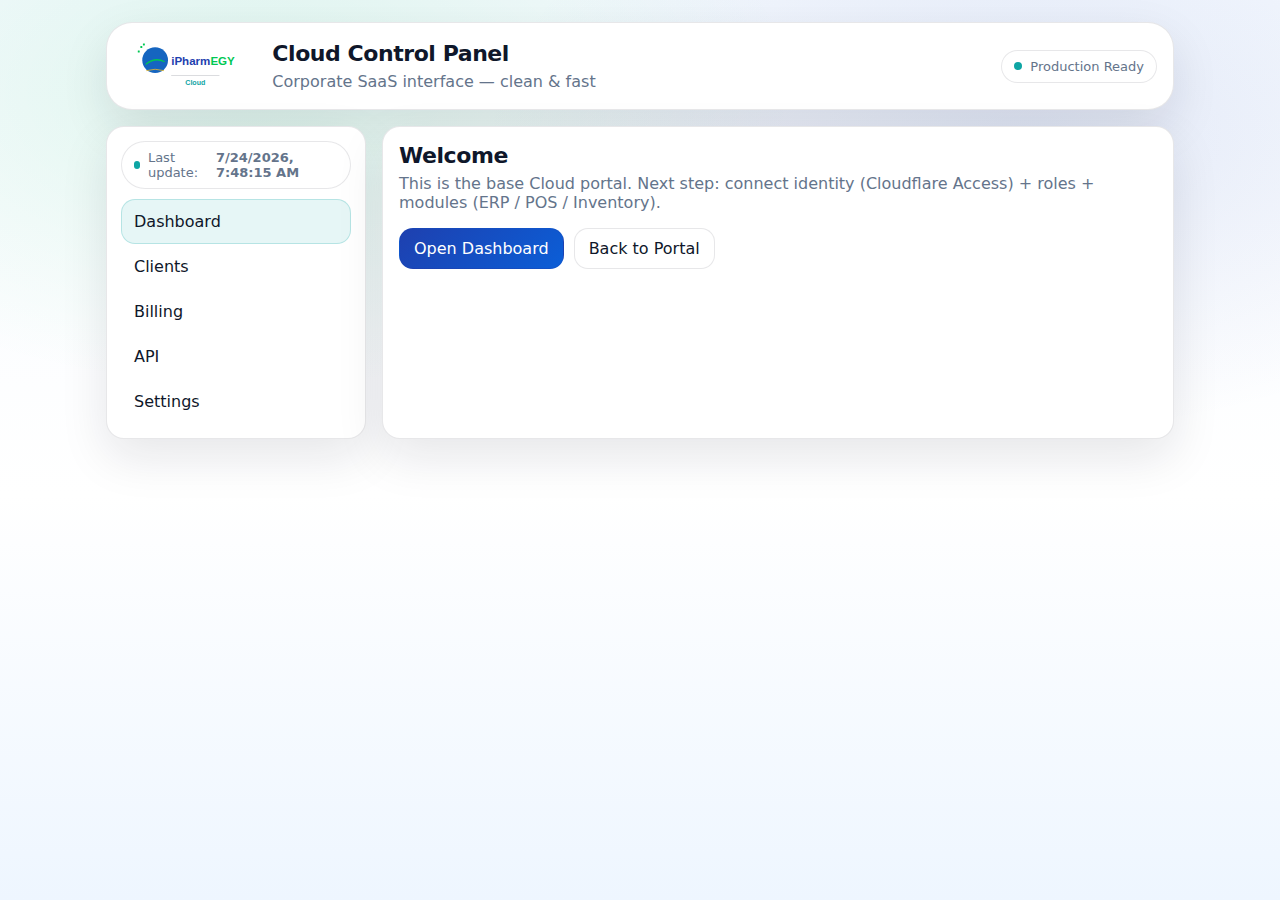
<file: index.html>
<!DOCTYPE html>
<html lang="en">
<head>
<meta charset="UTF-8">
<title>iPharmEGY Cloud</title>
<meta name="viewport" content="width=device-width, initial-scale=1.0">
<link rel="icon" type="image/svg+xml" href="assets/icon.svg">
<link rel="stylesheet" href="css/style.css">
</head>
<body>

<div class="container">
  <header class="card topbar">
    <div class="brand">
      <img src="assets/logo.svg" alt="iPharmEGY Cloud">
      <div>
        <div class="h1">Cloud Control Panel</div>
        <div class="muted">Corporate SaaS interface — clean & fast</div>
      </div>
    </div>
    <div class="badge" title="Environment">
      <span class="dot"></span>
      Production Ready
    </div>
  </header>

  <div class="layout">
    <aside class="card sidebar">
      <div class="badge" style="margin-bottom:10px;">
        <span class="dot"></span>
        Last update: <b id="lastUpdate">—</b>
      </div>
      <nav class="nav">
        <a class="active" href="dashboard.html">Dashboard</a>
        <a href="#" onclick="alert('Next: Clients module');return false;">Clients</a>
        <a href="#" onclick="alert('Next: Billing module');return false;">Billing</a>
        <a href="#" onclick="alert('Next: API module');return false;">API</a>
        <a href="#" onclick="alert('Next: Settings module');return false;">Settings</a>
      </nav>
    </aside>

    <main class="card main">
      <h2 class="h1">Welcome</h2>
      <p class="muted">
        This is the base Cloud portal. Next step: connect identity (Cloudflare Access) + roles + modules (ERP / POS / Inventory).
      </p>

      <div style="margin-top:14px; display:flex; gap:10px; flex-wrap:wrap;">
        <a class="btn primary" href="dashboard.html">Open Dashboard</a>
        <a class="btn" href="https://ipharmegy.com">Back to Portal</a>
      </div>
    </main>
  </div>
</div>

<script src="js/app.js"></script>
</body>
</html>
</file>
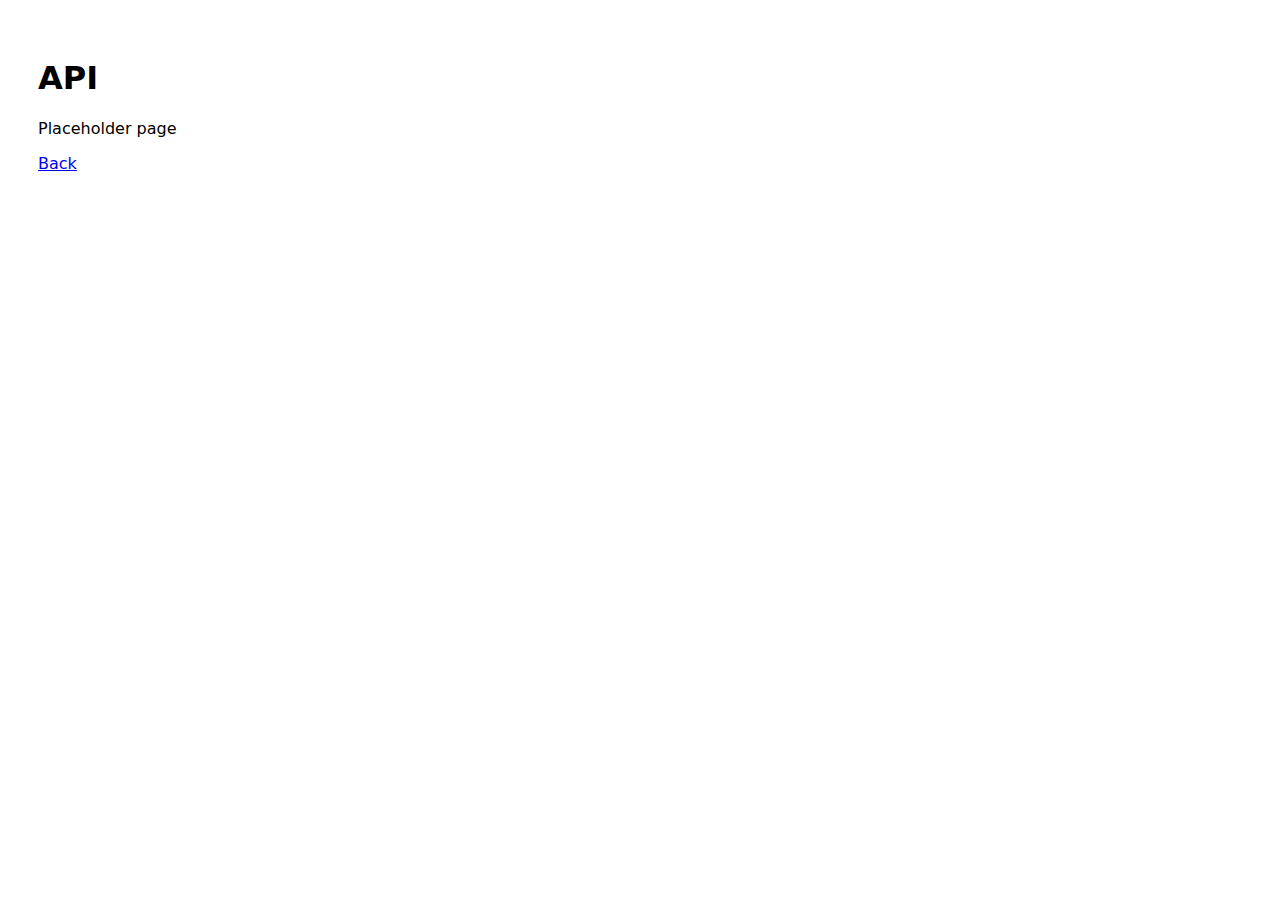
<file: api.html>
﻿<!doctype html><html><head><meta charset="utf-8"><title>API</title></head>
<body style="font-family:system-ui;padding:30px">
<h1>API</h1><p>Placeholder page</p><a href="dashboard.html">Back</a>
</body></html>
</file>
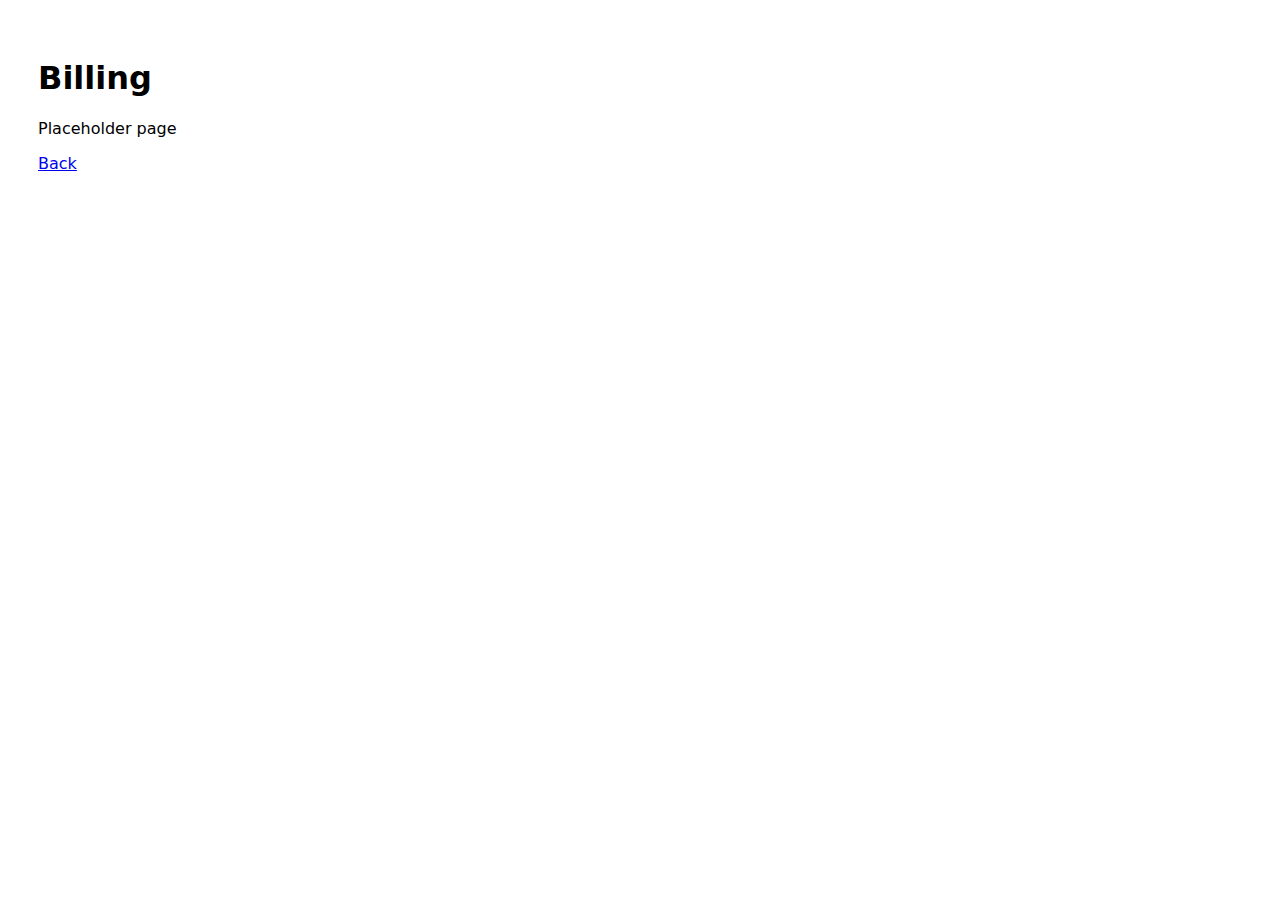
<file: billing.html>
﻿<!doctype html><html><head><meta charset="utf-8"><title>Billing</title></head>
<body style="font-family:system-ui;padding:30px">
<h1>Billing</h1><p>Placeholder page</p><a href="dashboard.html">Back</a>
</body></html>
</file>
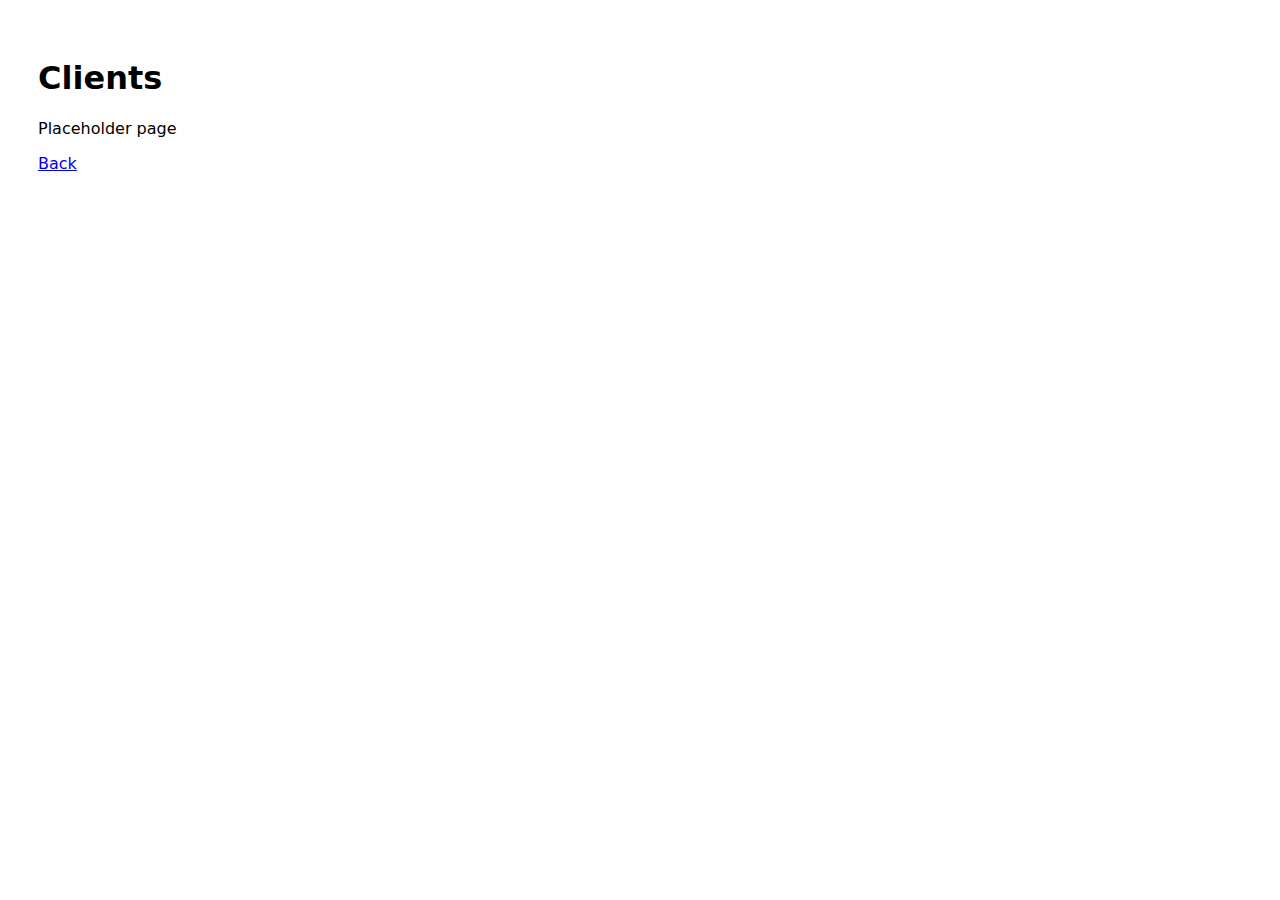
<file: clients.html>
﻿<!doctype html><html><head><meta charset="utf-8"><title>Clients</title></head>
<body style="font-family:system-ui;padding:30px">
<h1>Clients</h1><p>Placeholder page</p><a href="dashboard.html">Back</a>
</body></html>
</file>
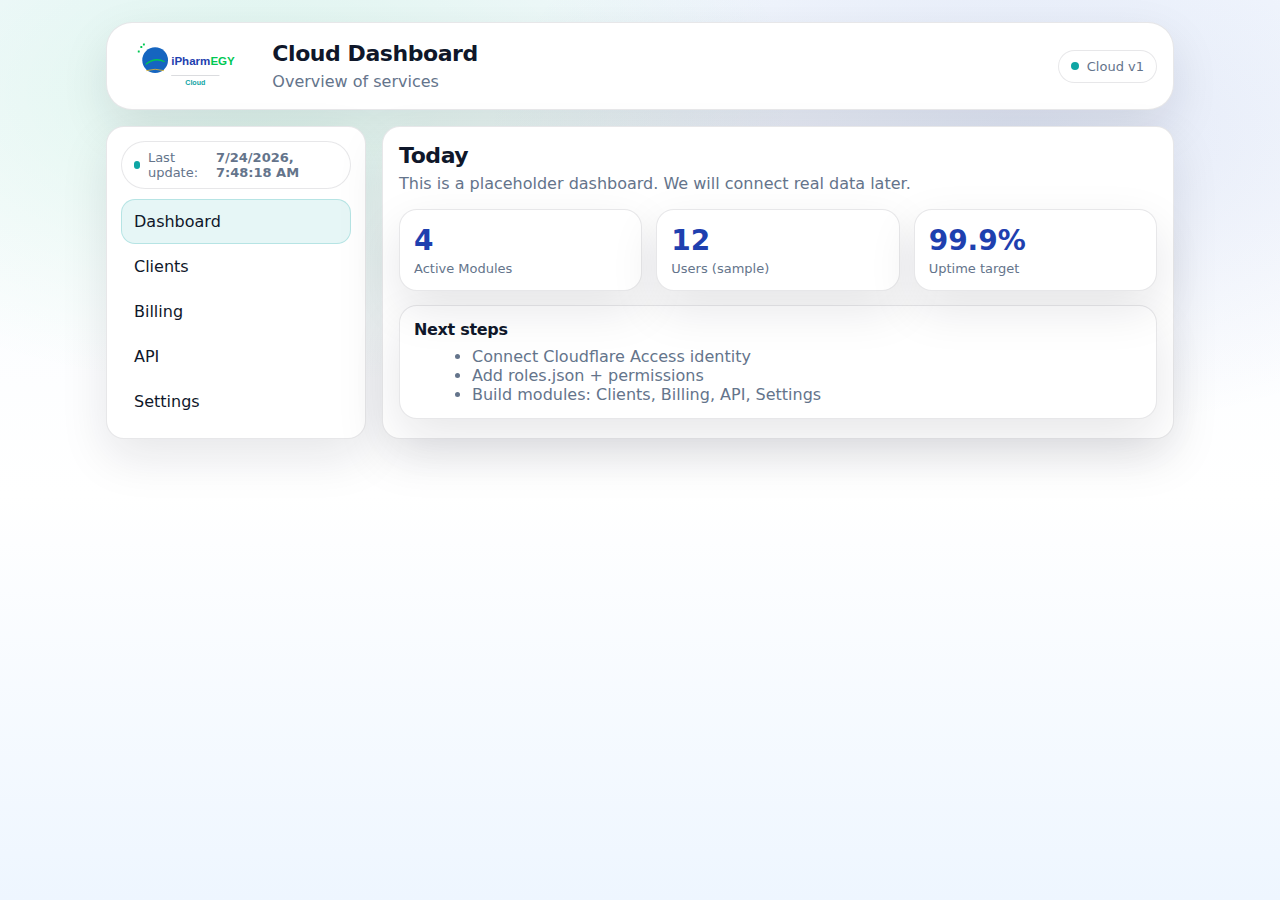
<file: dashboard.html>
<!DOCTYPE html>
<html lang="en">
<head>
<meta charset="UTF-8">
<title>iPharmEGY Cloud | Dashboard</title>
<meta name="viewport" content="width=device-width, initial-scale=1.0">
<link rel="icon" type="image/svg+xml" href="assets/icon.svg">
<link rel="stylesheet" href="css/style.css">
</head>
<body>

<div class="container">
  <header class="card topbar">
    <div class="brand">
      <img src="assets/logo.svg" alt="iPharmEGY Cloud">
      <div>
        <div class="h1">Cloud Dashboard</div>
        <div class="muted">Overview of services</div>
      </div>
    </div>
    <div class="badge">
      <span class="dot"></span>
      Cloud v1
    </div>
  </header>

  <div class="layout">
    <aside class="card sidebar">
      <div class="badge" style="margin-bottom:10px;">
        <span class="dot"></span>
        Last update: <b id="lastUpdate">—</b>
      </div>
      <nav class="nav">
        <a class="active" href="dashboard.html">Dashboard</a>
        <a href="#" onclick="alert('Next: Clients module');return false;">Clients</a>
        <a href="#" onclick="alert('Next: Billing module');return false;">Billing</a>
        <a href="#" onclick="alert('Next: API module');return false;">API</a>
        <a href="#" onclick="alert('Next: Settings module');return false;">Settings</a>
      </nav>
    </aside>

    <main class="card main">
      <h2 class="h1">Today</h2>
      <p class="muted">This is a placeholder dashboard. We will connect real data later.</p>

      <section class="grid">
        <div class="card kpi">
          <div class="num">4</div>
          <div class="lbl">Active Modules</div>
        </div>
        <div class="card kpi">
          <div class="num">12</div>
          <div class="lbl">Users (sample)</div>
        </div>
        <div class="card kpi">
          <div class="num">99.9%</div>
          <div class="lbl">Uptime target</div>
        </div>
      </section>

      <div class="card" style="padding:14px; margin-top:14px; border-radius:18px;">
        <div class="h1" style="font-size:16px;">Next steps</div>
        <ul class="muted" style="margin:8px 0 0 18px;">
          <li>Connect Cloudflare Access identity</li>
          <li>Add roles.json + permissions</li>
          <li>Build modules: Clients, Billing, API, Settings</li>
        </ul>
      </div>

    </main>
  </div>
</div>

<script src="js/app.js"></script>
</body>
</html>
</file>
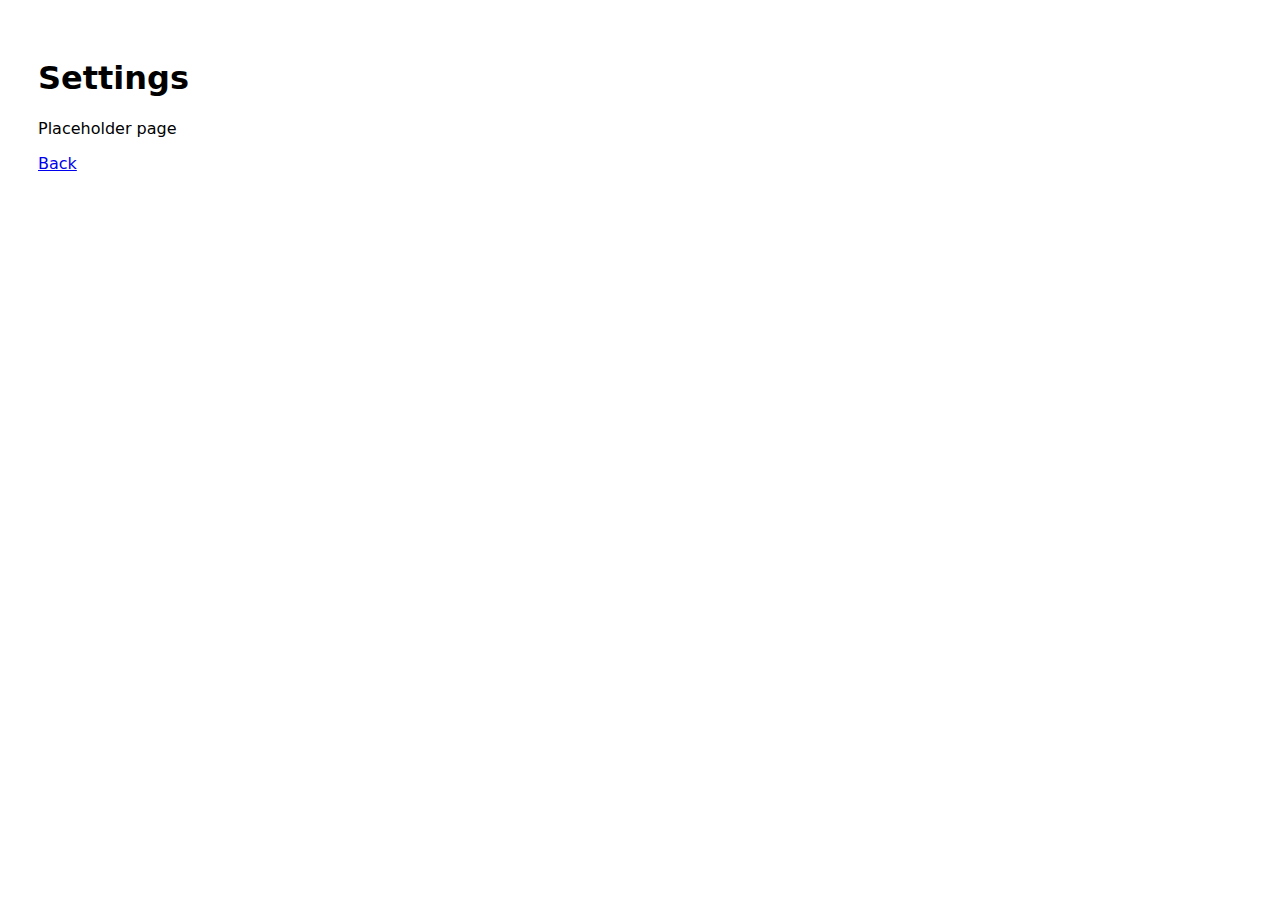
<file: settings.html>
﻿<!doctype html><html><head><meta charset="utf-8"><title>Settings</title></head>
<body style="font-family:system-ui;padding:30px">
<h1>Settings</h1><p>Placeholder page</p><a href="dashboard.html">Back</a>
</body></html>
</file>
<file: css/style.css>
:root{
  --bg:#F6FAFF;
  --bg2:#EEF6FF;
  --card:#FFFFFF;
  --stroke:rgba(15,23,42,.10);
  --shadow:0 18px 48px rgba(15,23,42,.10);

  --text:#0F172A;
  --muted:#64748B;

  --primary:#1E40AF;
  --accent:#00C853;
  --teal:#0EA5A4;
  --gold:#D4AF37;

  --radius:18px;
  --radius2:26px;
}

*{ box-sizing:border-box; }
html,body{ height:100%; }

body{
  margin:0;
  font-family: "Segoe UI", system-ui, -apple-system, Arial, sans-serif;
  color:var(--text);
  background:
    radial-gradient(900px 500px at 20% 10%, rgba(0,200,83,.10), transparent 60%),
    radial-gradient(900px 500px at 80% 15%, rgba(30,64,175,.10), transparent 60%),
    linear-gradient(180deg, var(--bg), #ffffff 55%, var(--bg2));
}

a{ color:inherit; text-decoration:none; }
button{ font-family:inherit; }

.container{ max-width:1100px; margin:0 auto; padding:22px 16px 40px; }

.card{
  background:var(--card);
  border:1px solid var(--stroke);
  border-radius:var(--radius);
  box-shadow:var(--shadow);
}

.topbar{
  display:flex;
  align-items:center;
  justify-content:space-between;
  gap:14px;
  padding:14px 16px;
  border-radius:var(--radius2);
}

.brand{
  display:flex;
  align-items:center;
  gap:14px;
  min-width:0;
}

.brand img{ height:58px; width:auto; }

.badge{
  display:inline-flex;
  align-items:center;
  gap:8px;
  padding:8px 12px;
  border-radius:999px;
  border:1px solid var(--stroke);
  background:rgba(255,255,255,.7);
  color:var(--muted);
  font-size:13px;
}

.dot{ width:8px; height:8px; border-radius:999px; background:var(--teal); }

.layout{
  display:grid;
  grid-template-columns: 260px 1fr;
  gap:16px;
  margin-top:16px;
}

@media (max-width: 920px){
  .layout{ grid-template-columns: 1fr; }
}

.sidebar{
  padding:14px;
}

.nav a{
  display:flex;
  align-items:center;
  justify-content:space-between;
  padding:12px 12px;
  border-radius:14px;
  color:var(--text);
  border:1px solid transparent;
}

.nav a:hover{
  background:rgba(30,64,175,.06);
  border-color:rgba(30,64,175,.12);
}

.nav a.active{
  background:rgba(14,165,164,.10);
  border-color:rgba(14,165,164,.22);
}

.main{
  padding:16px;
}

.h1{
  font-size:22px;
  font-weight:800;
  letter-spacing:-0.02em;
  margin:0;
}

.muted{ color:var(--muted); margin-top:6px; }

.grid{
  display:grid;
  grid-template-columns: repeat(3, 1fr);
  gap:14px;
  margin-top:16px;
}

@media (max-width: 920px){
  .grid{ grid-template-columns: 1fr; }
}

.kpi{
  padding:14px;
  border-radius:18px;
}

.kpi .num{
  font-size:28px;
  font-weight:900;
  color:var(--primary);
}

.kpi .lbl{
  color:var(--muted);
  margin-top:4px;
  font-size:13px;
}

.btn{
  display:inline-flex;
  align-items:center;
  justify-content:center;
  padding:10px 14px;
  border-radius:14px;
  border:1px solid var(--stroke);
  background:#fff;
  cursor:pointer;
}

.btn.primary{
  background:linear-gradient(135deg, var(--primary), #0B5ED7);
  color:#fff;
  border-color:rgba(30,64,175,.20);
}
</file>
